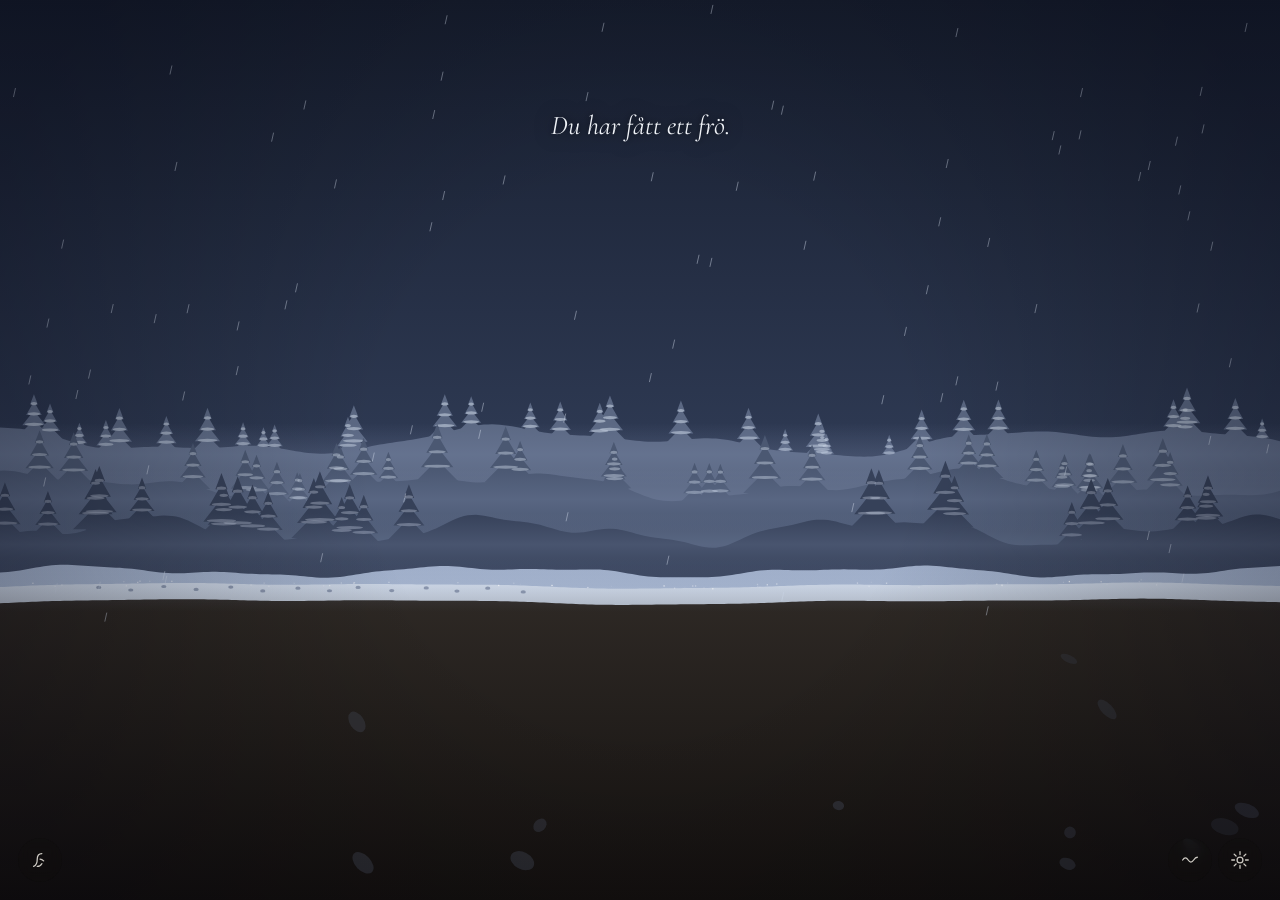
<file: index.html>
<!doctype html>
<html lang="sv">
<head>
  <meta charset="utf-8">
  <meta name="viewport" content="width=device-width, initial-scale=1, viewport-fit=cover, user-scalable=no">
  <title>Mitt träd</title>
  <meta name="description" content="Ett träd som växer tillsammans med dig.">
  <meta name="theme-color" content="#cfd6d4">
  <meta name="apple-mobile-web-app-capable" content="yes">
  <meta name="mobile-web-app-capable" content="yes">
  <meta name="apple-mobile-web-app-status-bar-style" content="black-translucent">
  <meta name="apple-mobile-web-app-title" content="Mitt träd">
  <link rel="manifest" href="manifest.webmanifest">
  <link rel="apple-touch-icon" href="icons/icon-180.png">
  <link rel="icon" href="icons/icon-192.png">
  <link rel="preconnect" href="https://fonts.googleapis.com">
  <link rel="preconnect" href="https://fonts.gstatic.com" crossorigin>
  <link rel="stylesheet" href="https://fonts.googleapis.com/css2?family=Cormorant+Garamond:ital,wght@1,400;1,500&family=Jost:wght@300;400;500&display=swap">
  <link rel="stylesheet" href="css/app.css">
</head>
<body>
  <main id="app">
    <canvas id="scene" aria-label="Ditt träd"></canvas>

    <div id="stage-ui">
      <div id="voice" class="voice" aria-live="polite"></div>
      <div id="prompt" class="prompt" hidden>
        <div id="echo" class="echo" hidden></div>
        <button id="question" class="question" type="button"></button>
      </div>
      <button id="another" class="quiet-link" type="button" hidden></button>
      <div id="naming" class="naming" hidden>
        <p id="naming-text" class="voice-line"></p>
        <div class="naming-row">
          <input id="naming-input" type="text" maxlength="24" autocomplete="off" autocapitalize="words">
          <button id="naming-save" class="pill" type="button"></button>
        </div>
        <button id="naming-later" class="quiet-link" type="button"></button>
      </div>
    </div>

    <div id="writer" class="panel" hidden>
      <p id="writer-question" class="panel-question"></p>
      <textarea id="answer" rows="5" autocapitalize="sentences"></textarea>
      <div class="panel-row">
        <div class="panel-links">
          <button id="skip" class="quiet-link" type="button"></button>
          <button id="other" class="quiet-link" type="button"></button>
        </div>
        <button id="done" class="pill" type="button"></button>
      </div>
    </div>

    <div id="elements" class="panel" hidden>
      <p id="elements-title" class="panel-question"></p>
      <div id="element-grid" class="element-grid"></div>
    </div>

    <nav class="corners">
      <button id="history-btn" class="corner-btn" type="button" aria-label="Historia">
        <svg viewBox="0 0 24 24" aria-hidden="true"><path d="M5 19c3-1 4-4 4-8s2-6 5-6M9 19c2 0 4-1 5-3M12 11c2 0 3 1 4 2" /></svg>
      </button>
      <div class="corner-right">
        <button id="sound-btn" class="corner-btn" type="button" aria-label="Ljud">
          <svg viewBox="0 0 24 24" aria-hidden="true"><path d="M4 12c2-3 4-3 6 0s4 3 6 0 4-3 4-3" /></svg>
        </button>
        <button id="settings-btn" class="corner-btn" type="button" aria-label="Inställningar">
          <svg viewBox="0 0 24 24" aria-hidden="true"><circle cx="12" cy="12" r="3.2" /><path d="M12 3v3M12 18v3M3 12h3M18 12h3M5.6 5.6l2.1 2.1M16.3 16.3l2.1 2.1M5.6 18.4l2.1-2.1M16.3 7.7l2.1-2.1" /></svg>
          <span id="settings-dot" class="dot" hidden></span>
        </button>
      </div>
    </nav>

    <div id="tip" class="tip" hidden></div>

    <section id="sheet" class="sheet" hidden aria-modal="true" role="dialog">
      <header class="sheet-head">
        <h2 id="sheet-title"></h2>
        <button id="sheet-close" class="corner-btn" type="button" aria-label="Stäng">
          <svg viewBox="0 0 24 24" aria-hidden="true"><path d="M6 6l12 12M18 6L6 18" /></svg>
        </button>
      </header>
      <div id="sheet-body" class="sheet-body"></div>
    </section>

    <div id="first" class="first" hidden></div>
    <div id="fade" class="fade"></div>
    <div id="devbar" class="devbar" hidden></div>
  </main>
  <script type="module" src="js/main.js"></script>
</body>
</html>
</file>
<file: css/app.css>
/* Mitt träd — styl „Mgła i światło”.
   Scena wypełnia ekran; tekst unosi się nad drzewem, panele są jak mgliste karty. */
:root {
  --ink: #2d2a26;
  --ink-soft: rgba(45, 42, 38, 0.66);
  --halo: rgba(246, 241, 232, 0.75);
  --paper: rgba(246, 243, 236, 0.82);
  --paper-line: rgba(60, 55, 48, 0.14);
  --paper-ink: #2b2925;
  --accent: #8a6a3e;
  --f-voice: "Cormorant Garamond", Georgia, "Times New Roman", serif;
  --f-ui: "Jost", "Avenir Next", "Helvetica Neue", Arial, sans-serif;
  color-scheme: light;
}
:root.night {
  --ink: #eef1f6;
  --ink-soft: rgba(238, 241, 246, 0.7);
  --halo: rgba(14, 20, 36, 0.6);
  --paper: rgba(24, 30, 46, 0.82);
  --paper-line: rgba(220, 228, 240, 0.14);
  --paper-ink: #e9edf3;
  --accent: #d6b77c;
}
* { box-sizing: border-box; -webkit-tap-highlight-color: transparent; }
html, body { margin: 0; height: 100%; overflow: hidden; background: #cfd6d4; overscroll-behavior: none; }
body { font-family: var(--f-ui); color: var(--ink); -webkit-font-smoothing: antialiased; }
#app { position: fixed; inset: 0; }
#scene { position: absolute; inset: 0; width: 100%; height: 100%; display: block; touch-action: manipulation; }
[hidden] { display: none !important; }
button { font: inherit; color: inherit; background: none; border: 0; padding: 0; cursor: pointer; }
button:focus-visible, textarea:focus-visible, input:focus-visible { outline: 2px solid var(--accent); outline-offset: 3px; }

/* ---------- tekst nad sceną ---------- */
#stage-ui {
  position: absolute; left: 0; right: 0; top: 0;
  padding: calc(env(safe-area-inset-top, 0px) + 7vh) max(24px, env(safe-area-inset-right, 0px)) 0 max(24px, env(safe-area-inset-left, 0px));
  display: flex; flex-direction: column; align-items: center; gap: 18px; text-align: center;
  pointer-events: none;
}
#stage-ui > * { pointer-events: auto; max-width: 34ch; }
.voice, .voice-line, .question, .echo {
  font-family: var(--f-voice); font-style: italic; font-weight: 400;
  text-shadow: 0 0 18px var(--halo), 0 0 6px var(--halo);
  text-wrap: balance;
}
.voice { font-size: clamp(21px, 3.2vw, 30px); line-height: 1.3; min-height: 1.3em; display: flex; flex-direction: column; gap: 4px; }
.voice .line { opacity: 0; transform: translateY(6px); transition: opacity 1.4s ease, transform 1.4s ease; }
.voice .line.on { opacity: 1; transform: none; }
.voice .line.small { font-size: 0.72em; opacity: 0; color: var(--ink-soft); }
.voice .line.small.on { opacity: 1; }
.prompt { display: flex; flex-direction: column; gap: 10px; align-items: center; animation: rise 1.6s ease both; }
.echo { font-size: clamp(16px, 2.3vw, 20px); color: var(--ink-soft); line-height: 1.35; }
.question { font-size: clamp(23px, 3.4vw, 32px); line-height: 1.25; padding: 6px 4px; }
.question::after { content: ""; display: block; width: 28px; height: 1px; margin: 12px auto 0; background: currentColor; opacity: 0.45; }
.quiet-link { font-family: var(--f-ui); font-weight: 300; font-size: 14px; letter-spacing: 0.06em; color: var(--ink-soft); padding: 8px 6px; text-shadow: 0 0 10px var(--halo); }
.quiet-link:hover { color: var(--ink); }
@keyframes rise { from { opacity: 0; transform: translateY(8px); } to { opacity: 1; transform: none; } }

/* ---------- panele ---------- */
.panel {
  position: absolute; left: 50%; bottom: calc(env(safe-area-inset-bottom, 0px) + 84px);
  transform: translateX(-50%); width: min(560px, calc(100% - 32px));
  background: var(--paper); color: var(--paper-ink);
  -webkit-backdrop-filter: blur(14px) saturate(1.1); backdrop-filter: blur(14px) saturate(1.1);
  border: 1px solid var(--paper-line); border-radius: 22px;
  padding: 22px 22px 18px; display: flex; flex-direction: column; gap: 14px;
  box-shadow: 0 24px 60px rgba(20, 20, 30, 0.18);
  animation: panel-in 0.7s cubic-bezier(.2,.7,.2,1) both;
}
@keyframes panel-in { from { opacity: 0; transform: translate(-50%, 16px); } to { opacity: 1; transform: translate(-50%, 0); } }
.panel-question { margin: 0; font-family: var(--f-voice); font-style: italic; font-size: 21px; line-height: 1.3; text-align: center; }
textarea {
  width: 100%; resize: none; border: 0; border-bottom: 1px solid var(--paper-line); background: transparent;
  font-family: var(--f-voice); font-size: 21px; line-height: 1.5; color: var(--paper-ink); padding: 6px 2px 10px; min-height: 7.5em;
}
textarea::placeholder { color: var(--paper-ink); opacity: 0.4; }
.panel-row { display: flex; align-items: center; justify-content: space-between; gap: 12px; flex-wrap: wrap; }
.panel-links { display: flex; gap: 6px; flex-wrap: wrap; }
.panel .quiet-link { color: var(--paper-ink); opacity: 0.6; text-shadow: none; }
.pill { font-weight: 400; font-size: 15px; letter-spacing: 0.04em; padding: 10px 22px; border-radius: 999px; background: var(--paper-ink); color: var(--paper); }
.element-grid { display: grid; grid-template-columns: repeat(3, minmax(0, 1fr)); gap: 10px; }
.el-btn {
  display: flex; flex-direction: column; align-items: center; gap: 6px; padding: 14px 6px 12px;
  border-radius: 16px; border: 1px solid var(--paper-line); background: rgba(255, 255, 255, 0.08);
  transition: transform .2s ease, background .2s ease;
}
.el-btn:hover { background: rgba(255, 255, 255, 0.18); }
.el-btn:active { transform: scale(0.97); }
.el-btn[disabled] { opacity: 0.3; cursor: default; }
.el-btn svg { width: 34px; height: 34px; fill: none; stroke: currentColor; stroke-width: 1.4; stroke-linecap: round; stroke-linejoin: round; }
.el-name { font-size: 15px; }
.el-meaning { font-size: 12px; font-weight: 300; opacity: 0.7; text-align: center; }

/* ---------- imię ---------- */
.naming { display: flex; flex-direction: column; gap: 12px; align-items: center; animation: rise 1.4s ease both; }
.voice-line { margin: 0; font-size: clamp(20px, 3vw, 27px); line-height: 1.3; }
.naming-row { display: flex; gap: 8px; }
.naming input {
  font-family: var(--f-voice); font-style: italic; font-size: 22px; width: 12ch; text-align: center;
  background: var(--paper); color: var(--paper-ink); border: 1px solid var(--paper-line); border-radius: 999px; padding: 6px 14px;
}

/* ---------- rogi ---------- */
.corners {
  position: absolute; left: 0; right: 0; bottom: 0; display: flex; justify-content: space-between; align-items: center;
  padding: 0 max(18px, env(safe-area-inset-right, 0px)) calc(env(safe-area-inset-bottom, 0px) + 18px) max(18px, env(safe-area-inset-left, 0px));
  pointer-events: none;
}
.corners > * { pointer-events: auto; }
.corner-right { display: flex; gap: 6px; }
.corner-btn { position: relative; width: 44px; height: 44px; border-radius: 50%; display: grid; place-items: center; color: rgba(240, 236, 228, 0.85); background: rgba(20, 18, 16, 0.18); -webkit-backdrop-filter: blur(6px); backdrop-filter: blur(6px); }
.corner-btn svg { width: 22px; height: 22px; fill: none; stroke: currentColor; stroke-width: 1.4; stroke-linecap: round; }
.corner-btn.on { color: #fff2d0; }
.dot { position: absolute; top: 8px; right: 8px; width: 7px; height: 7px; border-radius: 50%; background: #e3b35c; }

/* ---------- dotyk drzewa ---------- */
.tip {
  position: absolute; max-width: min(320px, calc(100% - 32px)); padding: 14px 16px; border-radius: 16px;
  background: var(--paper); color: var(--paper-ink); border: 1px solid var(--paper-line);
  -webkit-backdrop-filter: blur(12px); backdrop-filter: blur(12px);
  box-shadow: 0 16px 40px rgba(20, 20, 30, 0.2); font-size: 14px; line-height: 1.45; animation: rise .5s ease both;
}
.tip .tip-date { font-size: 12px; letter-spacing: 0.08em; text-transform: uppercase; opacity: 0.6; }
.tip .tip-quote { font-family: var(--f-voice); font-style: italic; font-size: 18px; margin-top: 6px; }

/* ---------- arkusz: historia, ustawienia ---------- */
.sheet {
  position: absolute; inset: 0; z-index: 20; background: var(--paper); color: var(--paper-ink);
  -webkit-backdrop-filter: blur(20px); backdrop-filter: blur(20px);
  display: flex; flex-direction: column; animation: sheet-in .5s ease both;
}
@keyframes sheet-in { from { opacity: 0; } to { opacity: 1; } }
.sheet-head {
  display: flex; align-items: center; justify-content: space-between; gap: 12px;
  padding: calc(env(safe-area-inset-top, 0px) + 18px) max(22px, env(safe-area-inset-right, 0px)) 10px max(22px, env(safe-area-inset-left, 0px));
}
.sheet-head h2 { margin: 0; font-family: var(--f-voice); font-style: italic; font-weight: 500; font-size: 30px; }
.sheet-head .corner-btn { color: var(--paper-ink); background: transparent; }
.sheet-body { flex: 1; overflow-y: auto; -webkit-overflow-scrolling: touch; padding: 6px max(22px, env(safe-area-inset-right, 0px)) calc(env(safe-area-inset-bottom, 0px) + 40px) max(22px, env(safe-area-inset-left, 0px)); }
.sheet-inner { max-width: 620px; margin: 0 auto; display: flex; flex-direction: column; gap: 28px; }
.season-group { display: flex; flex-direction: column; gap: 12px; }
.season-title { font-size: 12px; letter-spacing: 0.16em; text-transform: uppercase; opacity: 0.55; margin: 0; }
.moment { padding: 14px 16px; border-radius: 16px; background: rgba(214, 170, 100, 0.12); border: 1px solid rgba(214, 170, 100, 0.22); }
.moment.special { background: rgba(214, 170, 100, 0.22); }
.moment .m-date, .day .d-date { font-size: 12px; letter-spacing: 0.05em; opacity: 0.6; }
.moment .m-text { font-family: var(--f-voice); font-style: italic; font-size: 20px; line-height: 1.35; margin-top: 4px; }
.day { display: flex; gap: 12px; align-items: baseline; padding: 6px 2px; border-bottom: 1px solid var(--paper-line); width: 100%; text-align: left; }
.day .d-icon { width: 18px; height: 18px; flex: none; opacity: 0.7; }
.day .d-icon svg { width: 18px; height: 18px; fill: none; stroke: currentColor; stroke-width: 1.4; stroke-linecap: round; stroke-linejoin: round; }
.day .d-main { flex: 1; min-width: 0; }
.day .d-text { font-family: var(--f-voice); font-style: italic; font-size: 18px; line-height: 1.35; }
.day .d-full { display: none; margin-top: 8px; }
.day.open .d-full { display: block; }
.day .d-q { font-size: 13px; opacity: 0.6; margin-bottom: 4px; }
.day .d-actions { display: flex; gap: 14px; margin-top: 8px; }
.day .d-actions button { font-size: 13px; opacity: 0.7; text-decoration: underline; text-underline-offset: 3px; }
.day textarea { min-height: 5em; font-size: 18px; }
.setting { display: flex; flex-direction: column; gap: 8px; padding-bottom: 18px; border-bottom: 1px solid var(--paper-line); }
.setting label, .setting .s-label { font-size: 12px; letter-spacing: 0.12em; text-transform: uppercase; opacity: 0.6; }
.setting input[type=text] { font: inherit; font-size: 18px; padding: 10px 14px; border-radius: 12px; border: 1px solid var(--paper-line); background: rgba(255,255,255,0.15); color: var(--paper-ink); }
.setting p { margin: 0; font-size: 14px; opacity: 0.75; line-height: 1.5; }
.setting .row { display: flex; gap: 8px; flex-wrap: wrap; align-items: center; }
.ghost { font-size: 15px; padding: 9px 18px; border-radius: 999px; border: 1px solid var(--paper-line); }
.results { display: flex; flex-direction: column; }
.results button { text-align: left; padding: 10px 4px; border-bottom: 1px solid var(--paper-line); }
.results small { opacity: 0.6; margin-left: 6px; }
.confirm { display: flex; flex-direction: column; gap: 10px; padding: 14px; border-radius: 14px; background: rgba(214, 120, 90, 0.12); }

/* ---------- pierwsze doświadczenie ---------- */
.first {
  position: absolute; inset: 0; z-index: 15; display: flex; flex-direction: column; align-items: center; justify-content: flex-start;
  padding: calc(env(safe-area-inset-top, 0px) + 12vh) 24px 24px; text-align: center; gap: 22px;
}
.first .voice-line { max-width: 30ch; opacity: 0; transition: opacity 2s ease; }
.first .voice-line.on { opacity: 1; }
.first .place { display: flex; flex-direction: column; gap: 12px; width: min(420px, 100%); opacity: 0; transition: opacity 1.4s ease; }
.first .place.on { opacity: 1; }
.first input { font-family: var(--f-voice); font-style: italic; font-size: 22px; text-align: center; padding: 10px 16px; border-radius: 999px; border: 1px solid var(--paper-line); background: var(--paper); color: var(--paper-ink); }
.first .results { background: var(--paper); border-radius: 16px; padding: 0 12px; color: var(--paper-ink); }

/* ---------- przejścia ---------- */
.fade { position: absolute; inset: 0; background: #eae6dc; pointer-events: none; opacity: 1; transition: opacity 1.6s ease; z-index: 30; }
.fade.gone { opacity: 0; }
:root.night .fade { background: #0d1322; }

.devbar {
  position: absolute; top: calc(env(safe-area-inset-top, 0px) + 6px); left: 6px; z-index: 40; max-width: calc(100% - 12px);
  font: 12px/1.4 ui-monospace, Menlo, monospace; background: rgba(0,0,0,0.72); color: #e8f0d8; padding: 8px; border-radius: 10px;
  display: flex; flex-wrap: wrap; gap: 4px; align-items: center;
}
.devbar button, .devbar select { font: inherit; background: #2c3326; color: #e8f0d8; border: 1px solid #56604a; border-radius: 6px; padding: 3px 7px; }
.devbar .dev-info { flex-basis: 100%; opacity: 0.8; }

@media (prefers-reduced-motion: reduce) {
  *, *::before, *::after { animation-duration: 0.01ms !important; transition-duration: 0.3s !important; }
}
</file>
